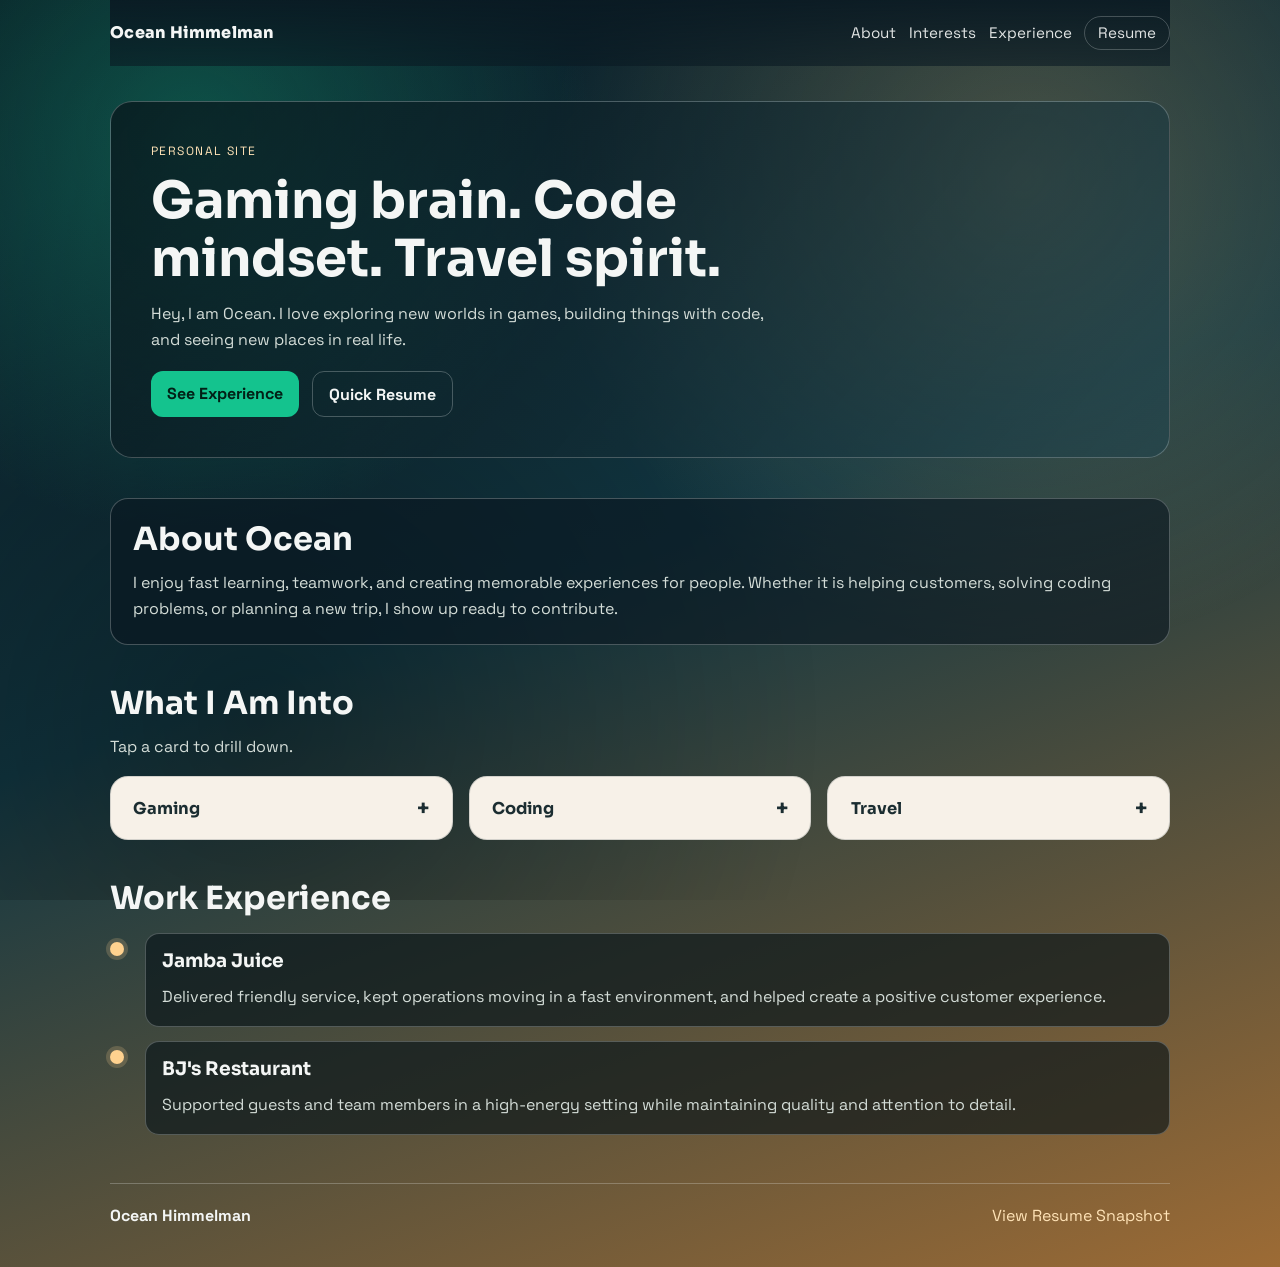
<file: index.html>
<!DOCTYPE html>
<html lang="en">
  <head>
    <meta charset="UTF-8" />
    <meta name="viewport" content="width=device-width, initial-scale=1.0" />
    <title>Ocean Himmelman | Personal Site</title>
    <meta
      name="description"
      content="Ocean Himmelman personal site: gaming, coding, travel, and customer service experience at Jamba Juice and BJ's Restaurant."
    />
    <meta name="robots" content="index, follow, max-image-preview:large, max-snippet:-1, max-video-preview:-1" />
    <meta name="keywords" content="Ocean Himmelman, Ocean Himmelman resume, Ocean Himmelman gaming, Ocean Himmelman coding, Ocean Himmelman travel" />
    <meta name="author" content="Ocean Himmelman" />
    <meta name="theme-color" content="#0a1a23" />
    <link rel="canonical" href="https://oceanhimmelman.com/" />

    <meta property="og:type" content="website" />
    <meta property="og:title" content="Ocean Himmelman | Personal Site" />
    <meta
      property="og:description"
      content="Gaming, coding, and travel interests plus work experience for Ocean Himmelman."
    />
    <meta property="og:url" content="https://oceanhimmelman.com/" />
    <meta property="og:site_name" content="Ocean Himmelman" />

    <meta name="twitter:card" content="summary" />
    <meta name="twitter:title" content="Ocean Himmelman | Personal Site" />
    <meta
      name="twitter:description"
      content="Gaming, coding, travel, and customer service experience for Ocean Himmelman."
    />

    <script type="application/ld+json">
      {
        "@context": "https://schema.org",
        "@type": "Person",
        "name": "Ocean Himmelman",
        "url": "https://oceanhimmelman.com/",
        "description": "Gaming enthusiast, aspiring coder, and traveler with customer service experience.",
        "knowsAbout": ["Gaming", "Board Games", "RPG", "Coding", "Travel"],
        "hasOccupation": [
          {
            "@type": "Occupation",
            "name": "Customer Service Team Member"
          }
        ],
        "worksFor": [
          {
            "@type": "Organization",
            "name": "Jamba Juice"
          },
          {
            "@type": "Organization",
            "name": "BJ's Restaurant"
          }
        ]
      }
    </script>

    <script type="application/ld+json">
      {
        "@context": "https://schema.org",
        "@type": "WebSite",
        "name": "Ocean Himmelman",
        "url": "https://oceanhimmelman.com/",
        "inLanguage": "en"
      }
    </script>

    <link rel="preconnect" href="https://fonts.googleapis.com" />
    <link rel="preconnect" href="https://fonts.gstatic.com" crossorigin />
    <link
      href="https://fonts.googleapis.com/css2?family=Space+Grotesk:wght@400;500;700&family=Sora:wght@500;700;800&display=swap"
      rel="stylesheet"
    />
    <link rel="stylesheet" href="styles.css" />
  </head>
  <body>
    <div class="page-bg" aria-hidden="true"></div>

    <header class="site-header">
      <a class="brand" href="index.html">Ocean Himmelman</a>
      <nav class="top-nav" aria-label="Main navigation">
        <a href="#about">About</a>
        <a href="#interests">Interests</a>
        <a href="#experience">Experience</a>
        <a class="resume-link" href="resume.html">Resume</a>
      </nav>
    </header>

    <main>
      <section class="hero reveal">
        <p class="eyebrow">Personal Site</p>
        <h1>Gaming brain. Code mindset. Travel spirit.</h1>
        <p>
          Hey, I am Ocean. I love exploring new worlds in games, building things with code,
          and seeing new places in real life.
        </p>
        <div class="hero-actions">
          <a class="btn-primary" href="#experience">See Experience</a>
          <a class="btn-secondary" href="resume.html">Quick Resume</a>
        </div>
      </section>

      <section id="about" class="panel reveal">
        <h2>About Ocean</h2>
        <p>
          I enjoy fast learning, teamwork, and creating memorable experiences for people.
          Whether it is helping customers, solving coding problems, or planning a new trip,
          I show up ready to contribute.
        </p>
      </section>

      <section id="interests" class="reveal">
        <h2>What I Am Into</h2>
        <p class="interest-intro">Tap a card to drill down.</p>
        <div class="interest-grid" data-accordion>
          <article class="interest-card" data-interest tabindex="0">
            <button class="interest-toggle" type="button" aria-expanded="false">
              <span>Gaming</span>
            </button>
            <div class="interest-detail" hidden>
              <p>
                Strategy, competition, and creative game worlds are my favorite ways to relax
                and sharpen my thinking.
              </p>
              <h4>Board Games</h4>
              <ul class="tag-list">
                <li>D&amp;D</li>
                <li>Catan</li>
              </ul>
              <h4>Video Games</h4>
              <p>All the popular shooters and RPG titles.</p>
            </div>
          </article>
          <article class="interest-card" data-interest tabindex="0">
            <button class="interest-toggle" type="button" aria-expanded="false">
              <span>Coding</span>
            </button>
            <div class="interest-detail" hidden>
              <p>
                I like learning how software works and turning ideas into projects that people
                can actually use.
              </p>
              <h4>What I enjoy</h4>
              <ul class="tag-list">
                <li>Learning new tools</li>
                <li>Building practical projects</li>
                <li>Problem solving</li>
              </ul>
            </div>
          </article>
          <article class="interest-card" data-interest tabindex="0">
            <button class="interest-toggle" type="button" aria-expanded="false">
              <span>Travel</span>
            </button>
            <div class="interest-detail" hidden>
              <p>
                During a gap year, I solo-traveled and learned to adapt quickly in new
                environments.
              </p>
              <h4>Places visited</h4>
              <ul class="tag-list">
                <li>Romania</li>
                <li>Greece</li>
                <li>France</li>
                <li>Israel</li>
                <li>Thailand</li>
              </ul>
            </div>
          </article>
        </div>
      </section>

      <section id="experience" class="reveal">
        <h2>Work Experience</h2>
        <div class="timeline">
          <article class="timeline-item">
            <span class="timeline-dot" aria-hidden="true"></span>
            <div class="timeline-content">
              <h3>Jamba Juice</h3>
              <p>
                Delivered friendly service, kept operations moving in a fast environment,
                and helped create a positive customer experience.
              </p>
            </div>
          </article>
          <article class="timeline-item">
            <span class="timeline-dot" aria-hidden="true"></span>
            <div class="timeline-content">
              <h3>BJ's Restaurant</h3>
              <p>
                Supported guests and team members in a high-energy setting while maintaining
                quality and attention to detail.
              </p>
            </div>
          </article>
        </div>
      </section>
    </main>

    <footer class="site-footer">
      <p>Ocean Himmelman</p>
      <a href="resume.html">View Resume Snapshot</a>
    </footer>

    <script src="script.js"></script>
  </body>
</html>
</file>
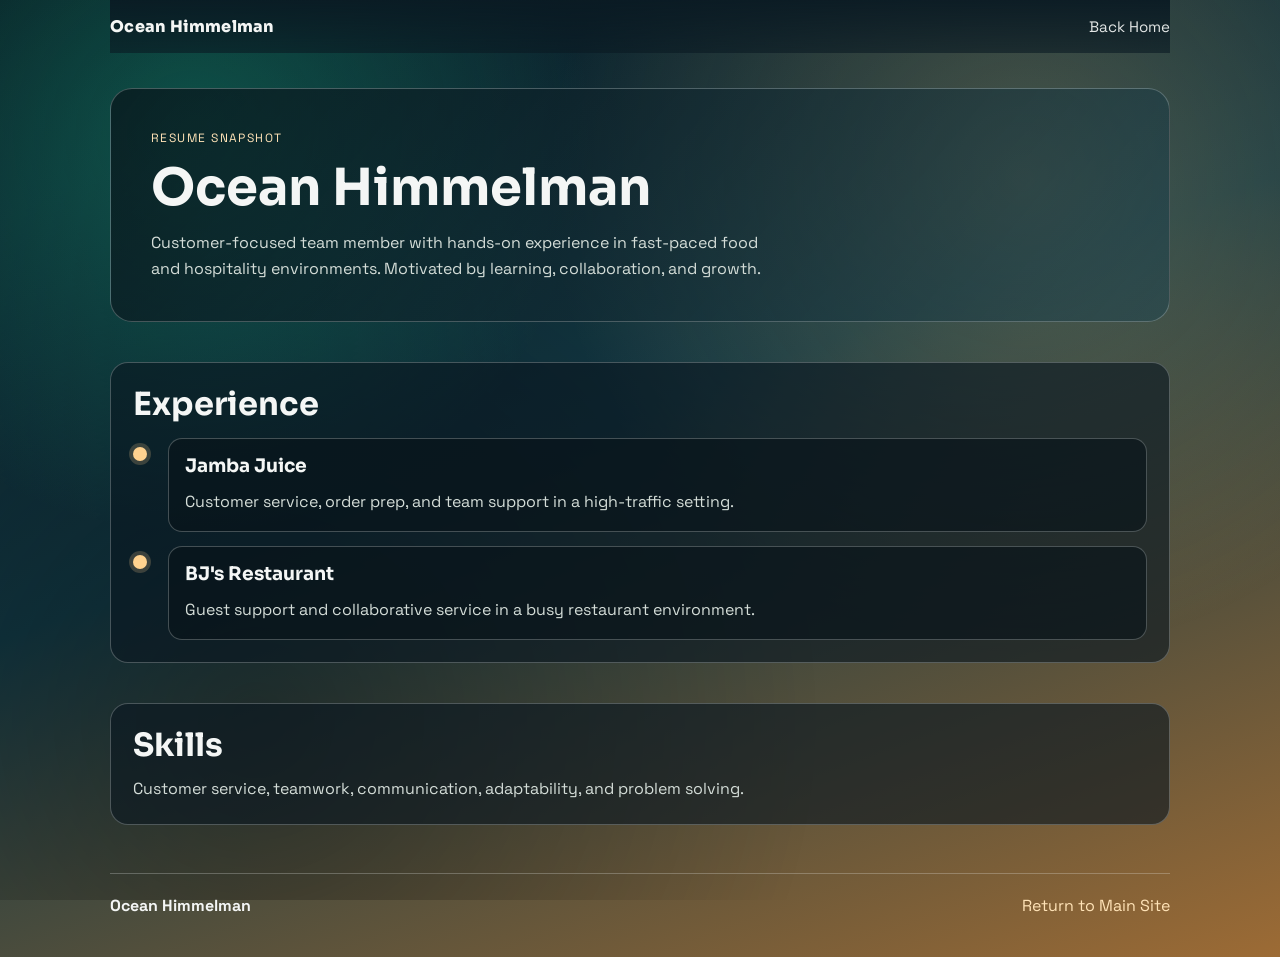
<file: resume.html>
<!DOCTYPE html>
<html lang="en">
  <head>
    <meta charset="UTF-8" />
    <meta name="viewport" content="width=device-width, initial-scale=1.0" />
    <title>Ocean Himmelman | Resume Snapshot</title>
    <meta name="description" content="Resume snapshot for Ocean Himmelman featuring work history and skills." />
    <meta name="robots" content="index, follow, max-image-preview:large, max-snippet:-1, max-video-preview:-1" />
    <meta name="author" content="Ocean Himmelman" />
    <meta name="theme-color" content="#0a1a23" />
    <link rel="canonical" href="https://oceanhimmelman.com/resume.html" />

    <meta property="og:type" content="profile" />
    <meta property="og:title" content="Ocean Himmelman | Resume Snapshot" />
    <meta property="og:description" content="Work history and skills for Ocean Himmelman." />
    <meta property="og:url" content="https://oceanhimmelman.com/resume.html" />
    <meta property="og:site_name" content="Ocean Himmelman" />

    <meta name="twitter:card" content="summary" />
    <meta name="twitter:title" content="Ocean Himmelman | Resume Snapshot" />
    <meta name="twitter:description" content="Work history and skills for Ocean Himmelman." />

    <script type="application/ld+json">
      {
        "@context": "https://schema.org",
        "@type": "WebPage",
        "name": "Ocean Himmelman Resume Snapshot",
        "url": "https://oceanhimmelman.com/resume.html",
        "about": {
          "@type": "Person",
          "name": "Ocean Himmelman"
        }
      }
    </script>

    <link rel="preconnect" href="https://fonts.googleapis.com" />
    <link rel="preconnect" href="https://fonts.gstatic.com" crossorigin />
    <link
      href="https://fonts.googleapis.com/css2?family=Space+Grotesk:wght@400;500;700&family=Sora:wght@500;700;800&display=swap"
      rel="stylesheet"
    />
    <link rel="stylesheet" href="styles.css" />
  </head>
  <body>
    <div class="page-bg" aria-hidden="true"></div>

    <header class="site-header">
      <a class="brand" href="index.html">Ocean Himmelman</a>
      <nav class="top-nav" aria-label="Resume navigation">
        <a href="index.html">Back Home</a>
      </nav>
    </header>

    <main>
      <section class="hero reveal">
        <p class="eyebrow">Resume Snapshot</p>
        <h1>Ocean Himmelman</h1>
        <p>
          Customer-focused team member with hands-on experience in fast-paced food and
          hospitality environments. Motivated by learning, collaboration, and growth.
        </p>
      </section>

      <section class="panel reveal" id="resume-experience">
        <h2>Experience</h2>
        <div class="timeline">
          <article class="timeline-item">
            <span class="timeline-dot" aria-hidden="true"></span>
            <div class="timeline-content">
              <h3>Jamba Juice</h3>
              <p>Customer service, order prep, and team support in a high-traffic setting.</p>
            </div>
          </article>
          <article class="timeline-item">
            <span class="timeline-dot" aria-hidden="true"></span>
            <div class="timeline-content">
              <h3>BJ's Restaurant</h3>
              <p>Guest support and collaborative service in a busy restaurant environment.</p>
            </div>
          </article>
        </div>
      </section>

      <section class="panel reveal" id="skills">
        <h2>Skills</h2>
        <p>Customer service, teamwork, communication, adaptability, and problem solving.</p>
      </section>
    </main>

    <footer class="site-footer">
      <p>Ocean Himmelman</p>
      <a href="index.html">Return to Main Site</a>
    </footer>
  </body>
</html>
</file>
<file: styles.css>
:root {
  --bg-top: #0a1a23;
  --bg-mid: #123742;
  --bg-warm: #cf7e30;
  --ink: #0b1215;
  --text: #f4f6f5;
  --muted: #d4ddd8;
  --card: #f7f1e8;
  --card-text: #1b2d31;
  --line: rgba(244, 246, 245, 0.25);
  --accent: #14c38e;
}

* {
  box-sizing: border-box;
}

html,
body {
  margin: 0;
  padding: 0;
}

body {
  min-height: 100vh;
  font-family: "Space Grotesk", sans-serif;
  color: var(--text);
  background: linear-gradient(160deg, var(--bg-top) 0%, var(--bg-mid) 45%, var(--bg-warm) 120%);
  overflow-x: hidden;
}

.page-bg {
  position: fixed;
  inset: 0;
  z-index: -1;
  pointer-events: none;
  background-image:
    radial-gradient(circle at 15% 15%, rgba(20, 195, 142, 0.3), transparent 30%),
    radial-gradient(circle at 80% 20%, rgba(255, 206, 122, 0.24), transparent 38%),
    radial-gradient(circle at 20% 80%, rgba(0, 0, 0, 0.32), transparent 45%);
}

.site-header,
main,
.site-footer {
  width: min(1060px, 92vw);
  margin: 0 auto;
}

.site-header {
  display: flex;
  align-items: center;
  justify-content: space-between;
  gap: 1rem;
  padding: 1rem 0;
  position: sticky;
  top: 0;
  backdrop-filter: blur(10px);
  background: linear-gradient(to bottom, rgba(10, 26, 35, 0.92), rgba(10, 26, 35, 0.6));
  z-index: 10;
}

.brand {
  color: var(--text);
  text-decoration: none;
  font-family: "Sora", sans-serif;
  font-weight: 800;
  letter-spacing: 0.02em;
}

.top-nav {
  display: flex;
  align-items: center;
  gap: 0.8rem;
  flex-wrap: wrap;
  justify-content: flex-end;
}

.top-nav a {
  color: var(--text);
  text-decoration: none;
  font-size: 0.95rem;
  opacity: 0.92;
}

.top-nav a:hover,
.top-nav a:focus-visible {
  opacity: 1;
}

.resume-link {
  border: 1px solid var(--line);
  border-radius: 999px;
  padding: 0.4rem 0.8rem;
}

main {
  display: grid;
  gap: 2.5rem;
  padding: 2.2rem 0 3rem;
}

.hero {
  padding: 1.8rem;
  border: 1px solid var(--line);
  border-radius: 22px;
  background: linear-gradient(130deg, rgba(8, 20, 26, 0.72), rgba(29, 68, 80, 0.5));
}

.eyebrow {
  margin: 0 0 0.65rem;
  color: #ffe3b7;
  text-transform: uppercase;
  letter-spacing: 0.12em;
  font-size: 0.75rem;
}

h1,
h2,
h3 {
  font-family: "Sora", sans-serif;
  margin: 0 0 0.8rem;
  line-height: 1.14;
}

h1 {
  font-size: clamp(1.9rem, 6vw, 3.2rem);
  max-width: 15ch;
}

h2 {
  font-size: clamp(1.4rem, 4.6vw, 2rem);
}

p {
  margin: 0;
  line-height: 1.6;
  color: var(--muted);
}

.hero p {
  max-width: 62ch;
}

.hero-actions {
  display: flex;
  flex-wrap: wrap;
  gap: 0.8rem;
  margin-top: 1.2rem;
}

.btn-primary,
.btn-secondary {
  text-decoration: none;
  padding: 0.7rem 1rem;
  border-radius: 12px;
  font-weight: 700;
  transition: transform 200ms ease, box-shadow 200ms ease;
}

.btn-primary {
  background: var(--accent);
  color: #022016;
}

.btn-secondary {
  border: 1px solid var(--line);
  color: var(--text);
}

.btn-primary:hover,
.btn-secondary:hover,
.btn-primary:focus-visible,
.btn-secondary:focus-visible {
  transform: translateY(-2px);
}

.panel {
  padding: 1.4rem;
  border-radius: 18px;
  background: rgba(10, 24, 33, 0.62);
  border: 1px solid var(--line);
}

.interest-grid {
  display: grid;
  grid-template-columns: 1fr;
  align-items: start;
  gap: 1rem;
  margin-top: 1rem;
}

.interest-intro {
  margin-top: 0.35rem;
}

.interest-card {
  background: var(--card);
  color: var(--card-text);
  border-radius: 18px;
  padding: 0.4rem;
  border: 1px solid rgba(27, 45, 49, 0.16);
  transition: transform 180ms ease, box-shadow 180ms ease;
  cursor: pointer;
  height: fit-content;
}

.interest-card.is-open {
  box-shadow: 0 14px 28px rgba(0, 0, 0, 0.16);
}

.interest-toggle {
  appearance: none;
  border: 0;
  width: 100%;
  text-align: left;
  background: transparent;
  color: var(--card-text);
  padding: 0.9rem 1rem;
  border-radius: 14px;
  font-family: "Sora", sans-serif;
  font-size: 1.02rem;
  font-weight: 700;
  display: flex;
  align-items: center;
  justify-content: space-between;
  cursor: pointer;
}

.interest-card:focus-visible {
  outline: 2px solid rgba(20, 195, 142, 0.85);
  outline-offset: 3px;
}

.interest-toggle::after {
  content: "+";
  font-size: 1.3rem;
  line-height: 1;
}

.interest-toggle[aria-expanded="true"]::after {
  content: "-";
}

.interest-detail {
  padding: 0 1rem 1rem;
}

.interest-detail h4 {
  margin: 0.8rem 0 0.5rem;
  font-family: "Sora", sans-serif;
  font-size: 0.94rem;
}

.tag-list {
  margin: 0;
  padding: 0;
  list-style: none;
  display: flex;
  flex-wrap: wrap;
  gap: 0.5rem;
}

.tag-list li {
  padding: 0.3rem 0.6rem;
  border-radius: 999px;
  border: 1px solid rgba(27, 45, 49, 0.24);
  background: rgba(27, 45, 49, 0.08);
  font-weight: 500;
  font-size: 0.86rem;
}

.interest-card p {
  color: #2a4a4f;
}

.timeline {
  margin-top: 1rem;
  display: grid;
  gap: 0.9rem;
}

.timeline-item {
  display: grid;
  grid-template-columns: 22px 1fr;
  gap: 0.8rem;
  align-items: start;
}

.timeline-dot {
  width: 14px;
  height: 14px;
  border-radius: 50%;
  background: #ffd28f;
  margin-top: 0.55rem;
  box-shadow: 0 0 0 4px rgba(255, 210, 143, 0.2);
}

.timeline-content {
  border: 1px solid var(--line);
  border-radius: 14px;
  background: rgba(8, 20, 26, 0.65);
  padding: 1rem;
}

.site-footer {
  display: flex;
  justify-content: space-between;
  align-items: center;
  gap: 1rem;
  padding: 1.2rem 0 1.6rem;
  border-top: 1px solid var(--line);
}

.site-footer p {
  color: var(--text);
  font-weight: 700;
}

.site-footer a {
  color: #ffe3b7;
  text-decoration: none;
}

.reveal {
  opacity: 0;
  transform: translateY(18px);
  animation: rise-in 600ms ease forwards;
}

#about {
  animation-delay: 100ms;
}

#interests {
  animation-delay: 180ms;
}

#experience {
  animation-delay: 260ms;
}

@keyframes rise-in {
  to {
    opacity: 1;
    transform: translateY(0);
  }
}

@media (min-width: 760px) {
  .hero {
    padding: 2.5rem;
  }

  .interest-grid {
    grid-template-columns: repeat(3, minmax(0, 1fr));
  }

  .interest-card:hover {
    transform: translateY(-4px);
  }

  .site-footer {
    padding-bottom: 2.4rem;
  }
}

@media (max-width: 600px) {
  .site-header {
    position: static;
    padding-top: 1.25rem;
  }

  .top-nav {
    gap: 0.5rem;
  }

  .top-nav a {
    font-size: 0.86rem;
  }

  .site-footer {
    flex-direction: column;
    align-items: flex-start;
  }
}
</file>
